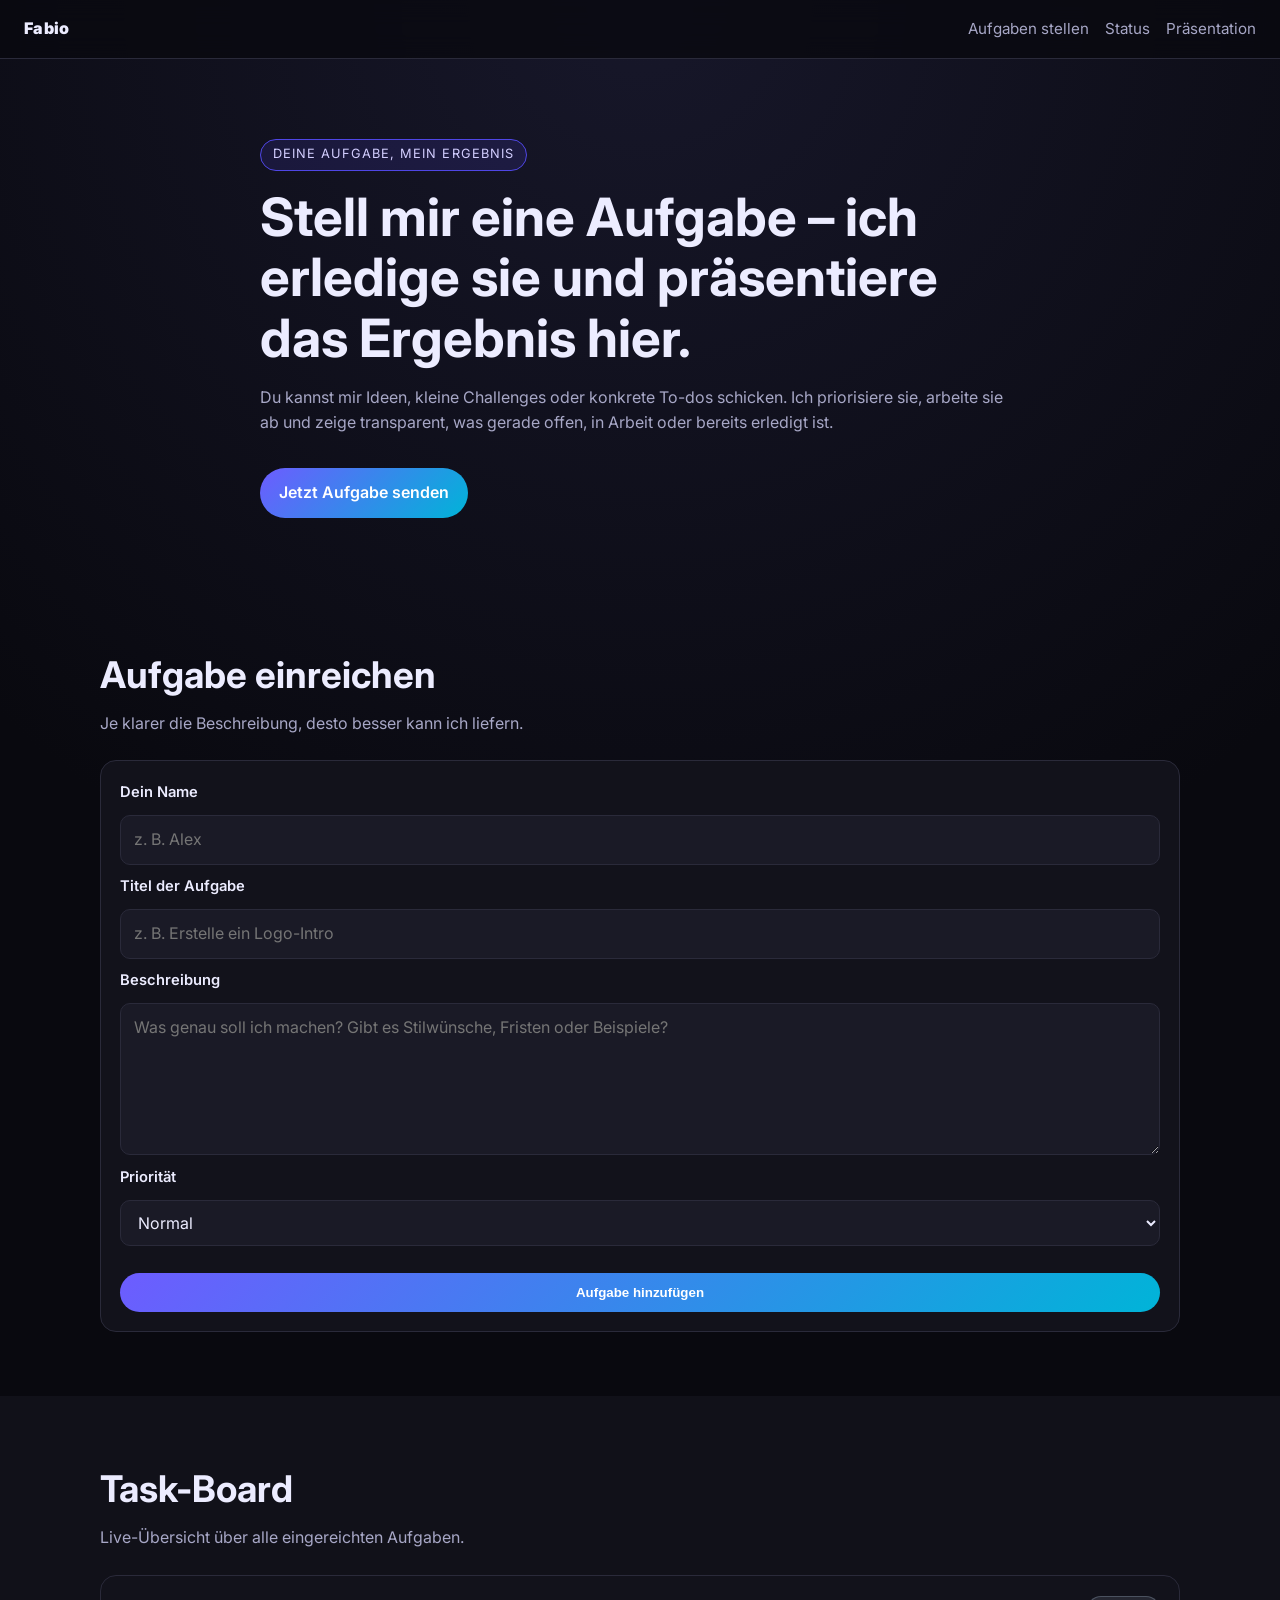
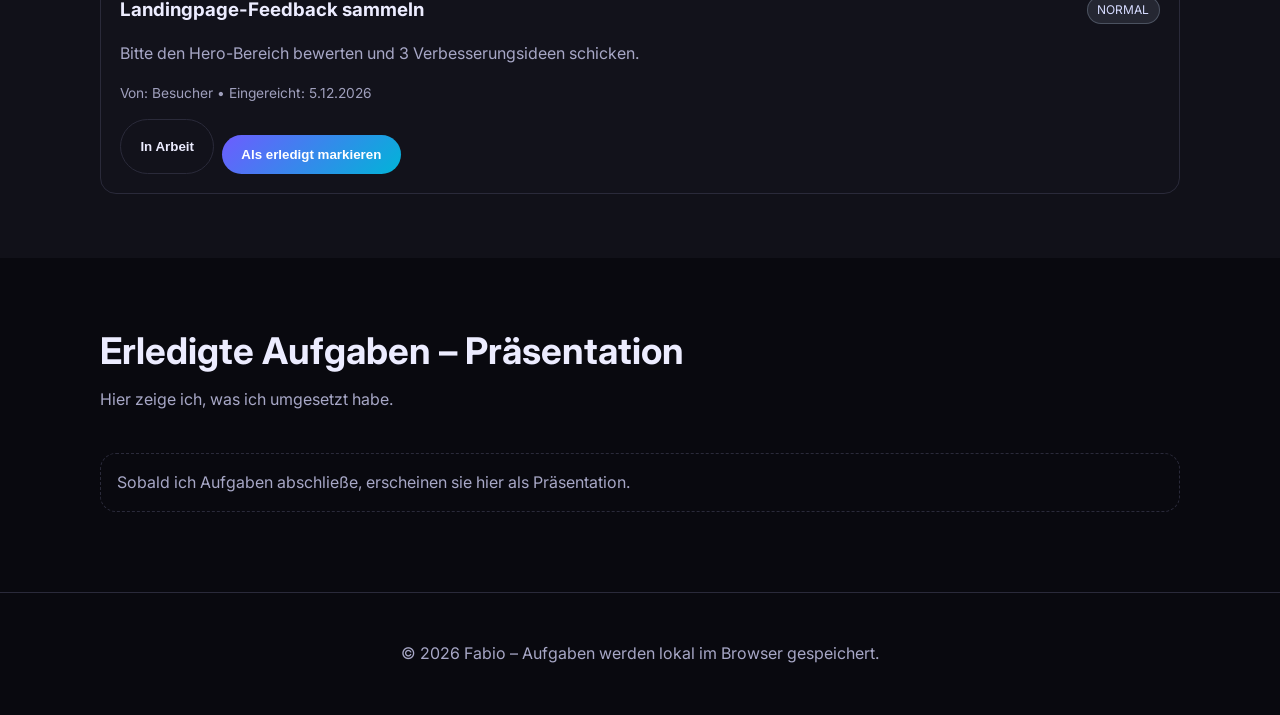
<file: homepage/public/index.html>
<!DOCTYPE html>
<html lang="de">
<head>
  <meta charset="UTF-8" />
  <meta name="viewport" content="width=device-width, initial-scale=1.0" />
  <meta name="description" content="Aufgaben an Fabio senden, Bearbeitungsstatus verfolgen und erledigte Ergebnisse direkt auf der Homepage sehen." />
  <title>Fabio | Aufgaben & Ergebnisse</title>
  <link rel="stylesheet" href="style.css" />
  <link rel="preconnect" href="https://fonts.googleapis.com" />
  <link href="https://fonts.googleapis.com/css2?family=Inter:wght@300;400;600;700;900&display=swap" rel="stylesheet" />
</head>
<body>
  <nav class="nav">
    <div class="nav__logo">Fabio</div>
    <ul class="nav__links">
      <li><a href="#aufgaben">Aufgaben stellen</a></li>
      <li><a href="#status">Status</a></li>
      <li><a href="#ergebnisse">Präsentation</a></li>
    </ul>
  </nav>

  <header class="hero">
    <div class="container hero__inner">
      <span class="hero__tag">Deine Aufgabe, mein Ergebnis</span>
      <h1>Stell mir eine Aufgabe – ich erledige sie und präsentiere das Ergebnis hier.</h1>
      <p>Du kannst mir Ideen, kleine Challenges oder konkrete To-dos schicken. Ich priorisiere sie, arbeite sie ab und zeige transparent, was gerade offen, in Arbeit oder bereits erledigt ist.</p>
      <a href="#aufgaben" class="btn btn--primary">Jetzt Aufgabe senden</a>
    </div>
  </header>

  <main>
    <section id="aufgaben" class="section">
      <div class="container">
        <h2 class="section__title">Aufgabe einreichen</h2>
        <p class="section__subtitle">Je klarer die Beschreibung, desto besser kann ich liefern.</p>
        <form id="taskForm" class="card form" autocomplete="off">
          <label for="name">Dein Name</label>
          <input id="name" name="name" type="text" placeholder="z. B. Alex" required />

          <label for="title">Titel der Aufgabe</label>
          <input id="title" name="title" type="text" placeholder="z. B. Erstelle ein Logo-Intro" required />

          <label for="details">Beschreibung</label>
          <textarea id="details" name="details" rows="5" placeholder="Was genau soll ich machen? Gibt es Stilwünsche, Fristen oder Beispiele?" required></textarea>

          <label for="priority">Priorität</label>
          <select id="priority" name="priority">
            <option value="normal">Normal</option>
            <option value="hoch">Hoch</option>
            <option value="kritisch">Kritisch</option>
          </select>

          <button type="submit" class="btn btn--primary">Aufgabe hinzufügen</button>
        </form>
      </div>
    </section>

    <section id="status" class="section section--surface">
      <div class="container">
        <h2 class="section__title">Task-Board</h2>
        <p class="section__subtitle">Live-Übersicht über alle eingereichten Aufgaben.</p>
        <div id="taskBoard" class="task-board"></div>
      </div>
    </section>

    <section id="ergebnisse" class="section">
      <div class="container">
        <h2 class="section__title">Erledigte Aufgaben – Präsentation</h2>
        <p class="section__subtitle">Hier zeige ich, was ich umgesetzt habe.</p>
        <div id="showcase" class="showcase"></div>
      </div>
    </section>
  </main>

  <footer class="footer">
    <div class="container">
      <p>&copy; 2026 Fabio – Aufgaben werden lokal im Browser gespeichert.</p>
    </div>
  </footer>

  <script>
    const STORAGE_KEY = 'fabio-task-board-v1';
    const taskBoard = document.getElementById('taskBoard');
    const showcase = document.getElementById('showcase');
    const taskForm = document.getElementById('taskForm');

    const seedTasks = [
      {
        id: crypto.randomUUID(),
        name: 'Besucher',
        title: 'Landingpage-Feedback sammeln',
        details: 'Bitte den Hero-Bereich bewerten und 3 Verbesserungsideen schicken.',
        priority: 'normal',
        status: 'offen',
        createdAt: new Date().toISOString(),
        completedAt: null,
        result: ''
      }
    ];

    const readTasks = () => {
      const raw = localStorage.getItem(STORAGE_KEY);
      if (!raw) {
        localStorage.setItem(STORAGE_KEY, JSON.stringify(seedTasks));
        return seedTasks;
      }
      try {
        return JSON.parse(raw);
      } catch {
        return [];
      }
    };

    const writeTasks = tasks => localStorage.setItem(STORAGE_KEY, JSON.stringify(tasks));

    const priorityClass = p => ({ normal: 'tag', hoch: 'tag tag--high', kritisch: 'tag tag--critical' }[p] || 'tag');

    const render = () => {
      const tasks = readTasks();
      const openTasks = tasks.filter(t => t.status !== 'erledigt');
      const doneTasks = tasks.filter(t => t.status === 'erledigt').sort((a, b) => new Date(b.completedAt) - new Date(a.completedAt));

      taskBoard.innerHTML = openTasks.length
        ? openTasks.map(task => `
          <article class="card task">
            <div class="task__head">
              <h3>${task.title}</h3>
              <span class="${priorityClass(task.priority)}">${task.priority}</span>
            </div>
            <p>${task.details}</p>
            <div class="task__meta">Von: ${task.name} • Eingereicht: ${new Date(task.createdAt).toLocaleDateString('de-DE')}</div>
            <div class="task__actions">
              <button data-action="progress" data-id="${task.id}" class="btn btn--outline">In Arbeit</button>
              <button data-action="done" data-id="${task.id}" class="btn btn--primary">Als erledigt markieren</button>
            </div>
          </article>
        `).join('')
        : '<p class="empty">Keine offenen Aufgaben. Schick mir eine neue Challenge!</p>';

      showcase.innerHTML = doneTasks.length
        ? doneTasks.map(task => `
          <article class="card showcase__item">
            <h3>${task.title}</h3>
            <p>${task.result || 'Ergebnis wurde abgeschlossen und ist bereit zur Präsentation.'}</p>
            <div class="task__meta">Abgeschlossen am: ${new Date(task.completedAt).toLocaleDateString('de-DE')}</div>
          </article>
        `).join('')
        : '<p class="empty">Sobald ich Aufgaben abschließe, erscheinen sie hier als Präsentation.</p>';
    };

    taskForm.addEventListener('submit', event => {
      event.preventDefault();
      const formData = new FormData(taskForm);
      const tasks = readTasks();
      tasks.push({
        id: crypto.randomUUID(),
        name: formData.get('name').toString().trim(),
        title: formData.get('title').toString().trim(),
        details: formData.get('details').toString().trim(),
        priority: formData.get('priority').toString(),
        status: 'offen',
        createdAt: new Date().toISOString(),
        completedAt: null,
        result: ''
      });
      writeTasks(tasks);
      taskForm.reset();
      render();
    });

    document.addEventListener('click', event => {
      const button = event.target.closest('button[data-action]');
      if (!button) return;
      const tasks = readTasks();
      const item = tasks.find(t => t.id === button.dataset.id);
      if (!item) return;

      if (button.dataset.action === 'progress') {
        item.status = 'in-arbeit';
      }

      if (button.dataset.action === 'done') {
        item.status = 'erledigt';
        item.completedAt = new Date().toISOString();
        const summary = prompt('Kurze Ergebnisbeschreibung für die Präsentation:', item.result || '');
        if (summary !== null) item.result = summary.trim();
      }

      writeTasks(tasks);
      render();
    });

    render();
  </script>
</body>
</html>
</file>
<file: homepage/public/style.css>
:root {
  --bg: #09090f;
  --surface: #12121b;
  --surface-2: #1a1a26;
  --text: #ececff;
  --muted: #a7a7c6;
  --border: #2a2a3a;
  --accent: #6d5cff;
  --accent-2: #00b4d8;
  --gradient: linear-gradient(135deg, var(--accent), var(--accent-2));
  --radius: 16px;
  --container: 1080px;
}

* { box-sizing: border-box; }
html, body { margin: 0; padding: 0; }
body {
  font-family: 'Inter', system-ui, sans-serif;
  background: radial-gradient(circle at top, #17172a 0%, var(--bg) 40%);
  color: var(--text);
  line-height: 1.6;
}

.container { width: min(100% - 2rem, var(--container)); margin-inline: auto; }

.nav {
  position: sticky;
  top: 0;
  z-index: 20;
  display: flex;
  justify-content: space-between;
  align-items: center;
  padding: 1rem 1.5rem;
  border-bottom: 1px solid var(--border);
  backdrop-filter: blur(12px);
  background: rgba(9, 9, 15, 0.8);
}

.nav__logo { font-weight: 900; letter-spacing: .02em; }
.nav__links { list-style: none; display: flex; gap: 1rem; margin: 0; padding: 0; }
.nav__links a { color: var(--muted); text-decoration: none; font-size: .95rem; }

.hero { padding: 5rem 0 4rem; }
.hero__inner { max-width: 760px; }
.hero__tag {
  display: inline-block;
  font-size: .8rem;
  text-transform: uppercase;
  letter-spacing: .08em;
  color: #d3ceff;
  border: 1px solid #4f46e5;
  background: rgba(79, 70, 229, .15);
  border-radius: 999px;
  padding: .3rem .75rem;
}

h1 { font-size: clamp(2rem, 5vw, 3.3rem); line-height: 1.15; margin: 1rem 0; }
p { color: var(--muted); }

.btn {
  border: none;
  border-radius: 999px;
  padding: .75rem 1.2rem;
  cursor: pointer;
  font-weight: 600;
  text-decoration: none;
}
.btn--primary {
  color: white;
  background: var(--gradient);
  display: inline-block;
  margin-top: 1rem;
}
.btn--outline {
  color: var(--text);
  border: 1px solid var(--border);
  background: transparent;
}

.section { padding: 4rem 0; }
.section--surface { background: rgba(18, 18, 27, .9); }
.section__title { margin: 0; font-size: clamp(1.6rem, 3vw, 2.3rem); }
.section__subtitle { margin-top: .4rem; margin-bottom: 1.5rem; }

.card {
  background: var(--surface);
  border: 1px solid var(--border);
  border-radius: var(--radius);
  padding: 1.2rem;
}

.form {
  display: grid;
  gap: .65rem;
}
label { font-size: .92rem; font-weight: 600; }
input, textarea, select {
  width: 100%;
  border-radius: 10px;
  border: 1px solid var(--border);
  background: var(--surface-2);
  color: var(--text);
  padding: .7rem .8rem;
  font: inherit;
}

.task-board, .showcase {
  display: grid;
  grid-template-columns: repeat(auto-fit, minmax(250px, 1fr));
  gap: 1rem;
}

.task__head {
  display: flex;
  justify-content: space-between;
  align-items: center;
  gap: .7rem;
}
.task__head h3 { margin: 0; }
.task__meta { font-size: .86rem; color: #9f9fbc; }
.task__actions { margin-top: .9rem; display: flex; gap: .5rem; flex-wrap: wrap; }

.tag {
  background: rgba(148, 163, 184, .15);
  border: 1px solid rgba(148, 163, 184, .35);
  color: #d6dbff;
  border-radius: 999px;
  padding: .2rem .6rem;
  font-size: .75rem;
  text-transform: uppercase;
}
.tag--high {
  color: #ffd27d;
  border-color: rgba(255, 210, 125, .4);
  background: rgba(255, 210, 125, .14);
}
.tag--critical {
  color: #ff9c9c;
  border-color: rgba(255, 156, 156, .4);
  background: rgba(255, 156, 156, .14);
}

.empty {
  border: 1px dashed var(--border);
  border-radius: var(--radius);
  padding: 1rem;
  color: var(--muted);
}

.footer {
  padding: 2rem 0;
  border-top: 1px solid var(--border);
  text-align: center;
}

@media (max-width: 700px) {
  .nav { flex-direction: column; gap: .6rem; }
  .nav__links { flex-wrap: wrap; justify-content: center; }
}
</file>
